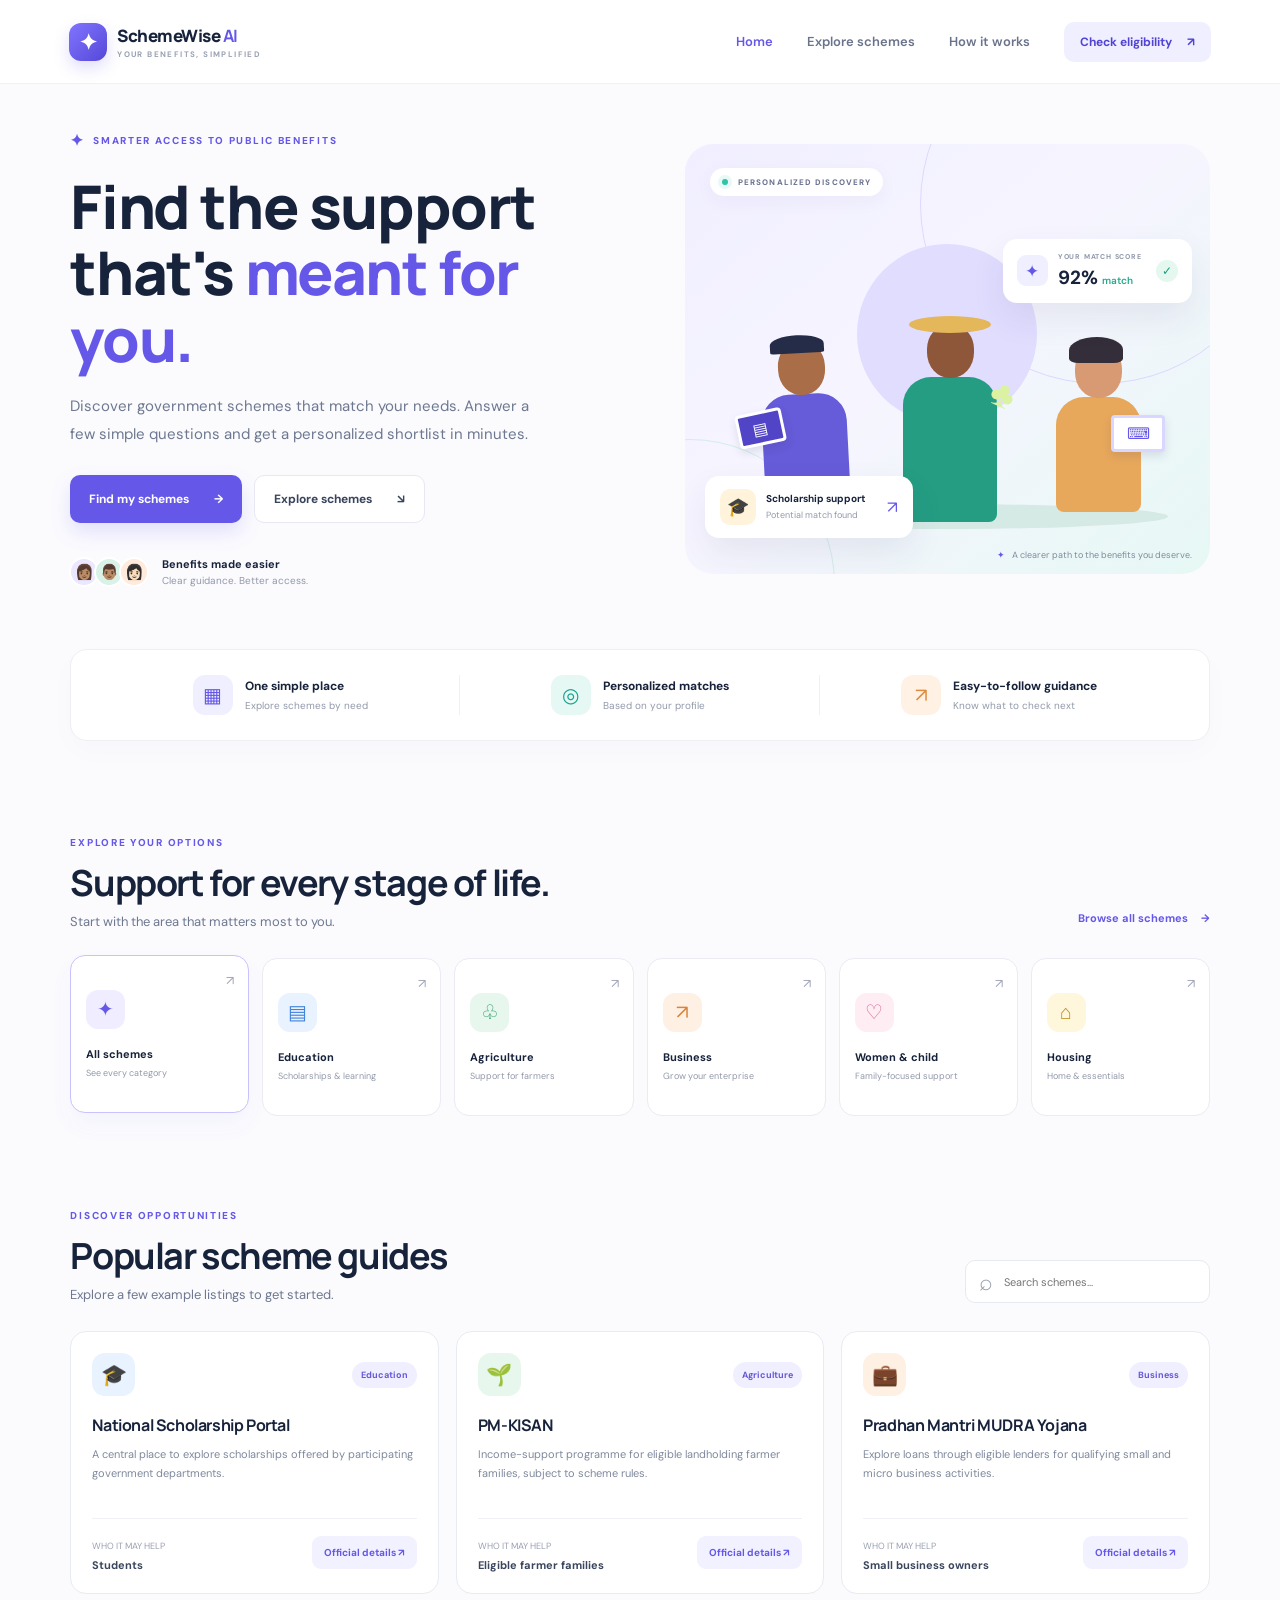
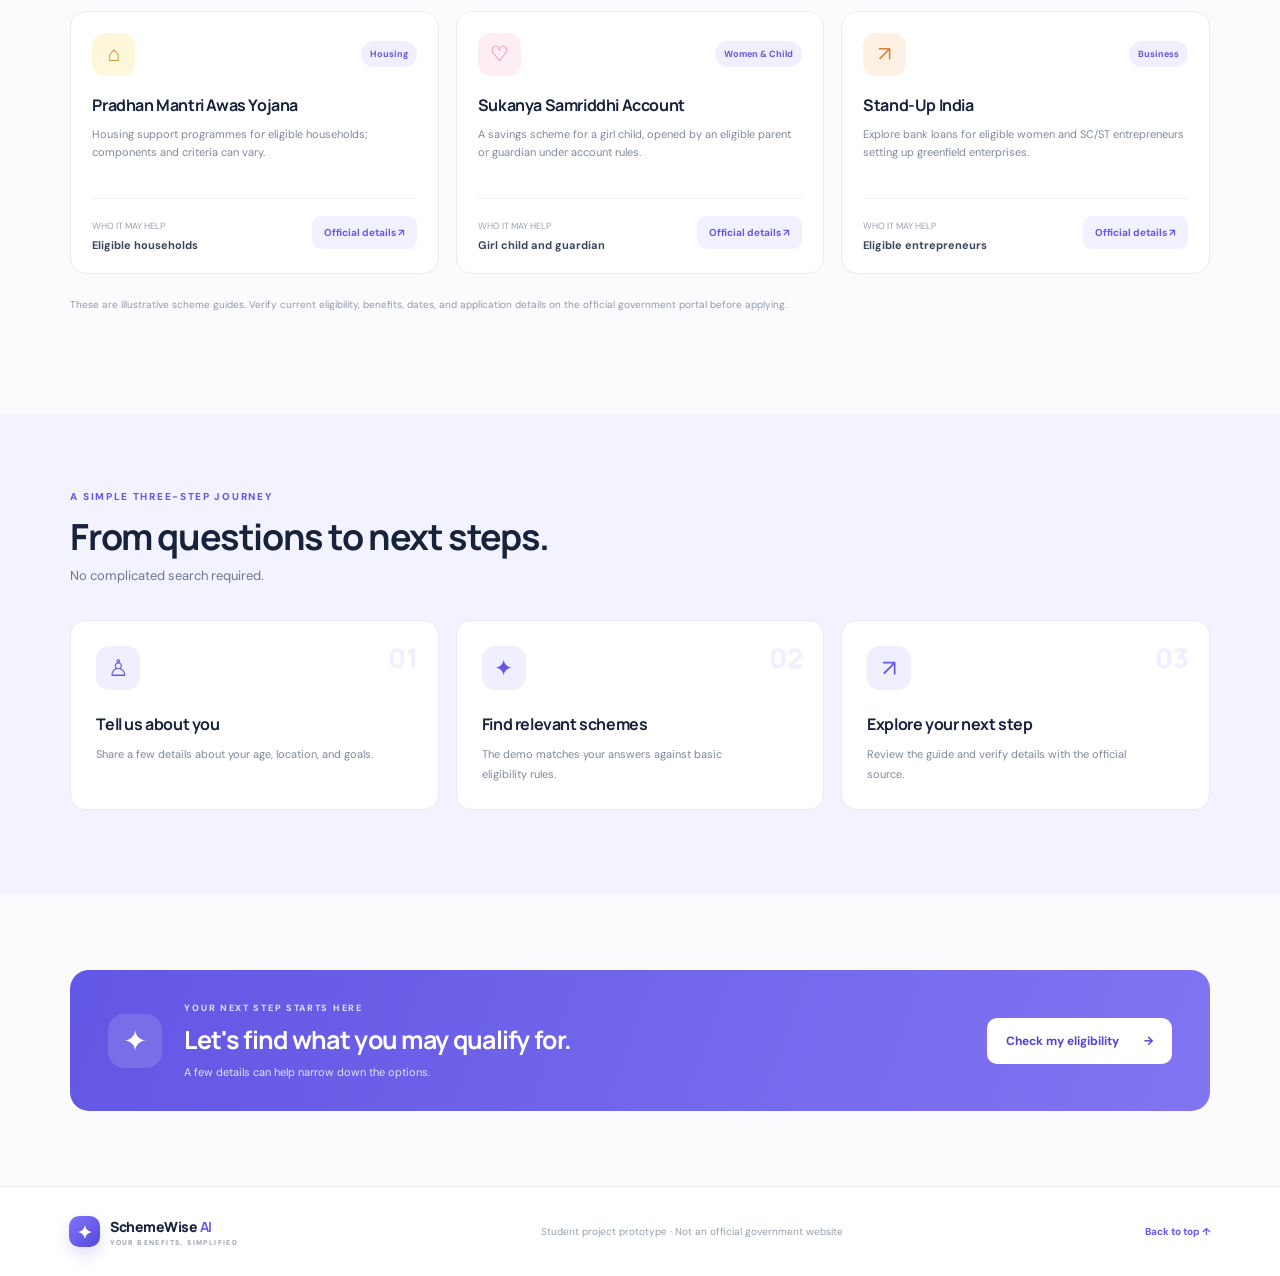
<file: frontend/index.html>
<!DOCTYPE html>
<html lang="en">
<head>
  <meta charset="UTF-8" />
  <meta name="viewport" content="width=device-width, initial-scale=1.0" />
  <title>SchemeWise AI | Government Scheme Finder</title>
  <link rel="preconnect" href="https://fonts.googleapis.com">
  <link rel="preconnect" href="https://fonts.gstatic.com" crossorigin>
  <link href="https://fonts.googleapis.com/css2?family=DM+Sans:wght@400;500;600;700&family=Manrope:wght@400;500;600;700;800&display=swap" rel="stylesheet">
  <link rel="stylesheet" href="style.css" />
</head>
<body>
  <header class="site-header">
    <a class="brand" href="#home" aria-label="SchemeWise AI home">
      <span class="brand-mark">✦</span>
      <span>SchemeWise <b>AI</b><small>YOUR BENEFITS, SIMPLIFIED</small></span>
    </a>
    <button class="menu-toggle" id="menuToggle" aria-label="Toggle navigation">☰</button>
    <nav id="mainNav">
      <a class="nav-link active" href="#home">Home</a>
      <a class="nav-link" href="#explore">Explore schemes</a>
      <a class="nav-link" href="#how-it-works">How it works</a>
      <button class="nav-cta" id="navCheck">Check eligibility <span>↗</span></button>
    </nav>
  </header>

  <main>
    <section class="hero section-wrap" id="home">
      <div class="hero-copy">
        <div class="eyebrow"><span class="sparkle">✦</span> SMARTER ACCESS TO PUBLIC BENEFITS</div>
        <h1>Find the support<br>that's <span>meant for you.</span></h1>
        <p class="hero-description">Discover government schemes that match your needs. Answer a few simple questions and get a personalized shortlist in minutes.</p>
        <div class="hero-actions">
          <button class="button button-primary" id="heroCheck">Find my schemes <span>→</span></button>
          <a class="button button-secondary" href="#explore">Explore schemes <span>↘</span></a>
        </div>
        <div class="trust-row">
          <div class="avatar-stack" aria-hidden="true"><span>👩🏽</span><span>👨🏽</span><span>👩🏻</span></div>
          <div><strong>Benefits made easier</strong><small>Clear guidance. Better access.</small></div>
        </div>
      </div>
      <div class="hero-visual">
        <div class="decor decor-one"></div><div class="decor decor-two"></div>
        <div class="visual-label"><span class="pulse"></span> PERSONALIZED DISCOVERY</div>
        <div class="people-illustration">
          <div class="sun"></div>
          <div class="person person-student"><div class="head"></div><div class="body"></div><div class="book">▤</div></div>
          <div class="person person-farmer"><div class="head"></div><div class="hat"></div><div class="body"></div><div class="plant">♣</div></div>
          <div class="person person-founder"><div class="head"></div><div class="hair"></div><div class="body"></div><div class="laptop">⌨</div></div>
          <div class="ground"></div>
        </div>
        <div class="floating-card match-card"><span class="mini-icon">✦</span><div><small>YOUR MATCH SCORE</small><strong>92% <em>match</em></strong></div><span class="match-check">✓</span></div>
        <div class="floating-card scheme-float"><span class="float-icon">🎓</span><div><strong>Scholarship support</strong><small>Potential match found</small></div><span class="float-arrow">↗</span></div>
        <div class="hero-note"><span>✦</span> A clearer path to the benefits you deserve.</div>
      </div>
    </section>

    <section class="stats section-wrap" aria-label="Platform highlights">
      <div class="stat"><span class="stat-icon">▦</span><div><strong>One simple place</strong><small>Explore schemes by need</small></div></div>
      <div class="stat"><span class="stat-icon teal">◎</span><div><strong>Personalized matches</strong><small>Based on your profile</small></div></div>
      <div class="stat"><span class="stat-icon orange">↗</span><div><strong>Easy-to-follow guidance</strong><small>Know what to check next</small></div></div>
    </section>

    <section class="categories section-wrap" id="explore">
      <div class="section-heading">
        <div><div class="eyebrow">EXPLORE YOUR OPTIONS</div><h2>Support for every stage of life.</h2><p>Start with the area that matters most to you.</p></div>
        <a href="#scheme-list" class="text-link">Browse all schemes <span>→</span></a>
      </div>
      <div class="category-grid" id="categoryGrid">
        <button class="category-card selected" data-category="All"><span class="category-icon purple">✦</span><strong>All schemes</strong><small>See every category</small><span class="card-arrow">↗</span></button>
        <button class="category-card" data-category="Education"><span class="category-icon blue">▤</span><strong>Education</strong><small>Scholarships & learning</small><span class="card-arrow">↗</span></button>
        <button class="category-card" data-category="Agriculture"><span class="category-icon green">♧</span><strong>Agriculture</strong><small>Support for farmers</small><span class="card-arrow">↗</span></button>
        <button class="category-card" data-category="Business"><span class="category-icon orange">↗</span><strong>Business</strong><small>Grow your enterprise</small><span class="card-arrow">↗</span></button>
        <button class="category-card" data-category="Women & Child"><span class="category-icon pink">♡</span><strong>Women & child</strong><small>Family-focused support</small><span class="card-arrow">↗</span></button>
        <button class="category-card" data-category="Housing"><span class="category-icon yellow">⌂</span><strong>Housing</strong><small>Home & essentials</small><span class="card-arrow">↗</span></button>
      </div>
    </section>

    <section class="scheme-section section-wrap" id="scheme-list">
      <div class="section-heading scheme-heading">
        <div><div class="eyebrow">DISCOVER OPPORTUNITIES</div><h2>Popular scheme guides</h2><p>Explore a few example listings to get started.</p></div>
        <label class="search-box"><span>⌕</span><input type="search" id="schemeSearch" placeholder="Search schemes..." aria-label="Search schemes"></label>
      </div>
      <div class="scheme-grid" id="schemeGrid"></div>
      <p class="disclaimer">These are illustrative scheme guides. Verify current eligibility, benefits, dates, and application details on the official government portal before applying.</p>
    </section>

    <section class="how-section" id="how-it-works">
      <div class="section-wrap how-inner">
        <div class="section-heading"><div><div class="eyebrow">A SIMPLE THREE-STEP JOURNEY</div><h2>From questions to next steps.</h2><p>No complicated search required.</p></div></div>
        <div class="steps">
          <article class="step"><span class="step-number">01</span><div class="step-icon">♙</div><h3>Tell us about you</h3><p>Share a few details about your age, location, and goals.</p></article>
          <article class="step"><span class="step-number">02</span><div class="step-icon">✦</div><h3>Find relevant schemes</h3><p>The demo matches your answers against basic eligibility rules.</p></article>
          <article class="step"><span class="step-number">03</span><div class="step-icon">↗</div><h3>Explore your next step</h3><p>Review the guide and verify details with the official source.</p></article>
        </div>
      </div>
    </section>

    <section class="bottom-cta section-wrap">
      <div class="cta-spark">✦</div><div><div class="eyebrow">YOUR NEXT STEP STARTS HERE</div><h2>Let's find what you may qualify for.</h2><p>A few details can help narrow down the options.</p></div>
      <button class="button button-light" id="bottomCheck">Check my eligibility <span>→</span></button>
    </section>
  </main>

  <footer><a class="brand footer-brand" href="#home"><span class="brand-mark">✦</span><span>SchemeWise <b>AI</b><small>YOUR BENEFITS, SIMPLIFIED</small></span></a><p>Student project prototype · Not an official government website</p><a href="#home" class="back-top">Back to top ↑</a></footer>

  <div class="modal-backdrop" id="eligibilityModal" aria-hidden="true">
    <section class="eligibility-modal" role="dialog" aria-modal="true" aria-labelledby="modalTitle">
      <button class="modal-close" id="modalClose" aria-label="Close eligibility checker">×</button>
      <div class="modal-eyebrow">PERSONALIZED SCHEME FINDER</div>
      <h2 id="modalTitle">Let's find your matches.</h2>
      <p class="modal-intro">Tell us a little about your situation. This demo runs in your browser and doesn't send your answers to a server.</p>
      <form id="eligibilityForm">
        <div class="form-grid">
          <label>Age <span>*</span><input type="number" id="age" min="1" max="120" placeholder="e.g. 20" required></label>
          <label>State / UT <span>*</span><select id="state" required><option value="">Choose your state</option><option>Tamil Nadu</option><option>Kerala</option><option>Karnataka</option><option>Andhra Pradesh</option><option>Telangana</option><option>Maharashtra</option><option>Delhi</option><option>Other</option></select></label>
          <label>Annual family income <span>*</span><select id="income" required><option value="">Choose income range</option><option value="100000">Below ₹1 lakh</option><option value="250000">₹1–2.5 lakh</option><option value="500000">₹2.5–5 lakh</option><option value="1000000">Above ₹5 lakh</option></select></label>
          <label>What best describes you? <span>*</span><select id="occupation" required><option value="">Choose one</option><option value="student">Student</option><option value="farmer">Farmer</option><option value="entrepreneur">Entrepreneur / business owner</option><option value="woman">Woman / parent</option><option value="jobseeker">Job seeker</option><option value="other">Other</option></select></label>
          <label class="full-field">What kind of support are you looking for?<select id="need"><option value="All">Any relevant support</option><option value="Education">Education / scholarship</option><option value="Agriculture">Agriculture</option><option value="Business">Business / startup</option><option value="Women & Child">Women & child</option><option value="Housing">Housing</option></select></label>
        </div>
        <label class="consent"><input type="checkbox" id="consent" required> <span>I understand this is an educational demo and matches are not an official eligibility decision.</span></label>
        <button class="button button-primary submit-button" type="submit">Find my matches <span>→</span></button>
      </form>
      <div id="matchResults" class="match-results" hidden></div>
    </section>
  </div>

  <div class="toast" id="toast" role="status"></div>
  <script src="script.js"></script>
</body>
</html>
</file>
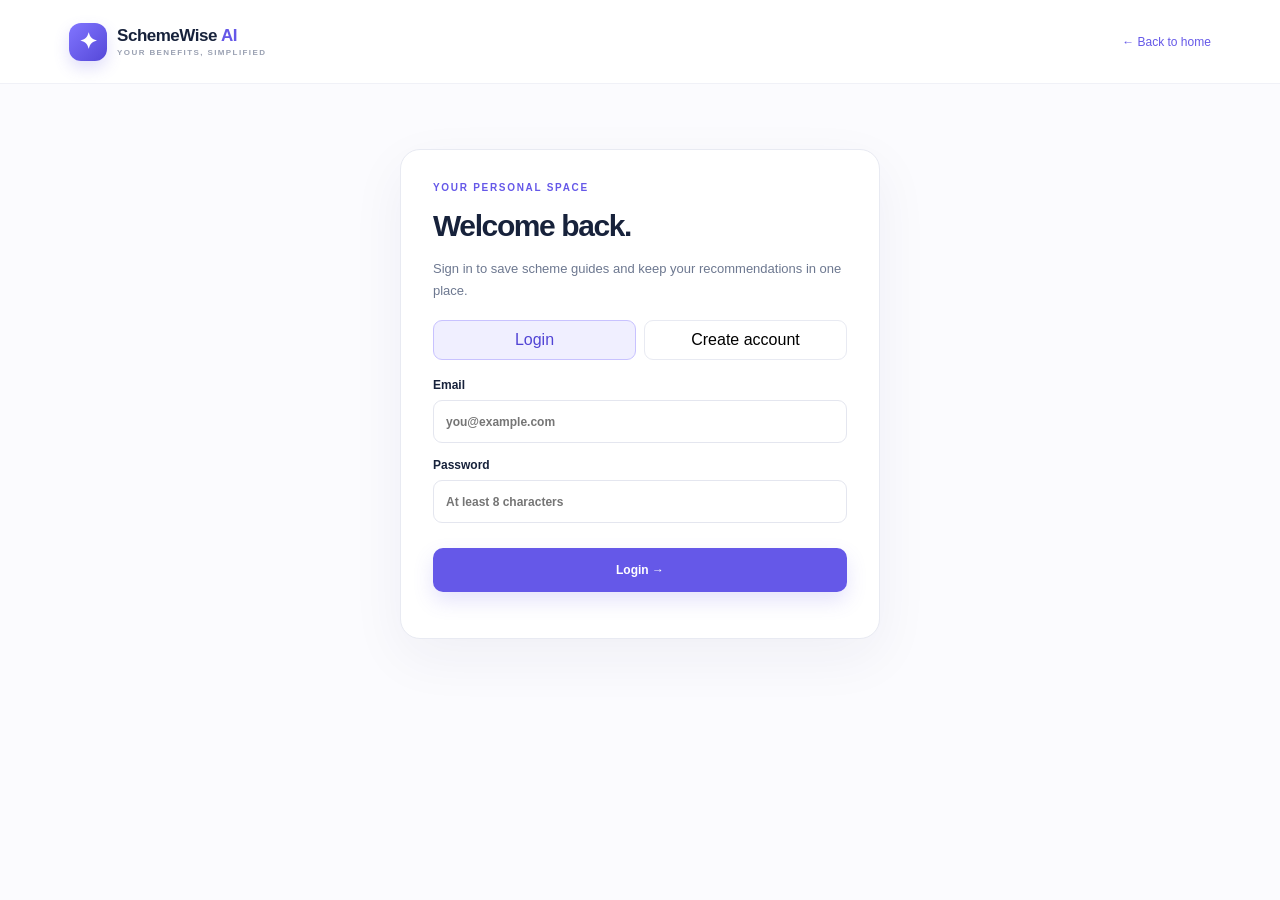
<file: frontend/account.html>
<!DOCTYPE html>
<html lang="en"><head><meta charset="UTF-8"><meta name="viewport" content="width=device-width,initial-scale=1"><title>Account | SchemeWise AI</title><link rel="stylesheet" href="style.css"><style>
.account-wrap{width:min(480px,90%);margin:65px auto;background:#fff;border:1px solid #e8eaf2;border-radius:20px;padding:32px;box-shadow:0 18px 55px #272b5c0e}.account-wrap h1{font-size:30px;margin:16px 0}.account-wrap p{font-size:13px;color:#6d7890;line-height:1.7}.account-wrap label{display:block;font-size:12px;font-weight:700;margin:15px 0}.account-wrap input,.account-wrap select{display:block;width:100%;margin-top:8px;border:1px solid #e4e6ef;border-radius:9px;height:43px;padding:0 12px}.account-wrap .button{width:100%;margin-top:10px}.switcher{display:flex;gap:8px;margin:18px 0}.switcher button{flex:1;padding:10px;border:1px solid #e8eaf2;border-radius:9px;background:#fff}.switcher button.active{background:#f0efff;color:#5144d5;border-color:#c8c2ff}.message{font-size:12px!important;margin-top:14px}.small-link{font-size:12px;color:#6558e8}
</style></head><body>
<header class="site-header"><a class="brand" href="index.html"><span class="brand-mark">✦</span><span>SchemeWise <b>AI</b><small>YOUR BENEFITS, SIMPLIFIED</small></span></a><a class="small-link" href="index.html">← Back to home</a></header>
<main class="account-wrap"><div class="eyebrow">YOUR PERSONAL SPACE</div><h1 id="heading">Welcome back.</h1><p>Sign in to save scheme guides and keep your recommendations in one place.</p>
<div class="switcher"><button id="loginTab" class="active" type="button">Login</button><button id="registerTab" type="button">Create account</button></div>
<form id="accountForm"><div id="nameField" hidden><label>Full name<input id="fullName" autocomplete="name"></label></div>
<label>Email<input id="email" type="email" required autocomplete="email" placeholder="you@example.com"></label>
<label>Password<input id="password" type="password" required minlength="8" autocomplete="current-password" placeholder="At least 8 characters"></label>
<button class="button button-primary" type="submit" id="submitBtn">Login →</button></form><p class="message" id="message" role="status"></p></main>
<script src="api.js"></script><script>
let mode="login";const $=id=>document.getElementById(id);
function setMode(next){mode=next;$("loginTab").classList.toggle("active",mode==="login");$("registerTab").classList.toggle("active",mode==="register");$("nameField").hidden=mode!=="register";$("fullName").required=mode==="register";$("heading").textContent=mode==="login"?"Welcome back.":"Create your account."; $("submitBtn").textContent=mode==="login"?"Login →":"Create account →";$("message").textContent="";}
$("loginTab").onclick=()=>setMode("login");$("registerTab").onclick=()=>setMode("register");
$("accountForm").onsubmit=async e=>{e.preventDefault();$("submitBtn").disabled=true;$("message").textContent="Please wait…";try{const data=mode==="login"?await SchemeAPI.login({email:$("email").value,password:$("password").value}):await SchemeAPI.register({name:$("fullName").value,email:$("email").value,password:$("password").value});localStorage.setItem("schemeToken",data.token);localStorage.setItem("schemeUser",JSON.stringify(data.user));$("message").textContent="Success! You are signed in.";setTimeout(()=>location.href="index.html",650);}catch(err){$("message").textContent=err.message+" — make sure the backend is running.";}finally{$("submitBtn").disabled=false;}};
</script></body></html>
</file>
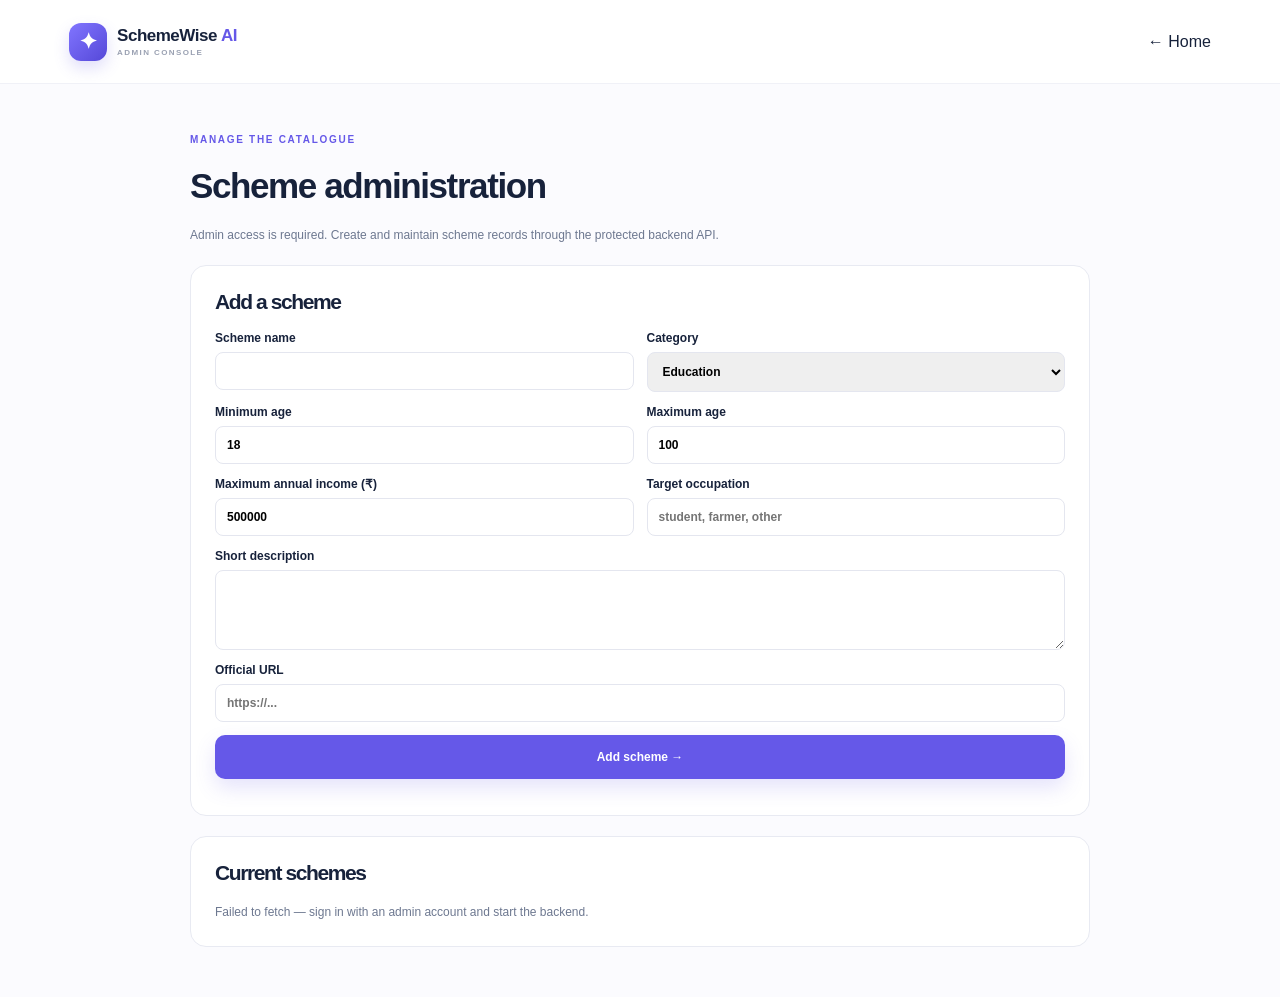
<file: frontend/admin.html>
<!DOCTYPE html>
<html lang="en"><head><meta charset="UTF-8"><meta name="viewport" content="width=device-width,initial-scale=1"><title>Admin | SchemeWise AI</title><link rel="stylesheet" href="style.css"><style>
.admin-wrap{width:min(900px,90%);margin:50px auto}.admin-wrap h1{font-size:35px}.admin-panel{background:#fff;border:1px solid #e8eaf2;border-radius:16px;padding:24px;margin:20px 0}.admin-form{display:grid;grid-template-columns:1fr 1fr;gap:13px}.admin-form label{font-size:12px;font-weight:700}.admin-form input,.admin-form select,.admin-form textarea{display:block;width:100%;margin-top:7px;border:1px solid #e4e6ef;border-radius:8px;padding:11px;font:inherit;font-size:12px}.admin-form .wide{grid-column:1/-1}.admin-form textarea{min-height:80px}.status{font-size:12px;color:#6d7890;line-height:1.6}.scheme-row{padding:12px 0;border-bottom:1px solid #eee;display:flex;justify-content:space-between;gap:12px;font-size:12px}.danger{border:0;border-radius:8px;padding:8px 10px;background:#fff0f0;color:#b93838;font-size:11px}@media(max-width:600px){.admin-form{grid-template-columns:1fr}.admin-form .wide{grid-column:auto}}
</style></head><body><header class="site-header"><a class="brand" href="index.html"><span class="brand-mark">✦</span><span>SchemeWise <b>AI</b><small>ADMIN CONSOLE</small></span></a><a class="small-link" href="index.html">← Home</a></header>
<main class="admin-wrap"><div class="eyebrow">MANAGE THE CATALOGUE</div><h1>Scheme administration</h1><p class="status">Admin access is required. Create and maintain scheme records through the protected backend API.</p>
<section class="admin-panel"><h2 style="font-size:21px">Add a scheme</h2><form id="schemeForm" class="admin-form">
<label>Scheme name<input id="name" required></label><label>Category<select id="category"><option>Education</option><option>Agriculture</option><option>Business</option><option>Women & Child</option><option>Housing</option><option>Healthcare</option><option>Employment</option><option>Other</option></select></label>
<label>Minimum age<input id="minAge" type="number" min="0" value="18" required></label><label>Maximum age<input id="maxAge" type="number" min="1" value="100" required></label>
<label>Maximum annual income (₹)<input id="maxIncome" type="number" min="0" value="500000" required></label><label>Target occupation<input id="occupation" placeholder="student, farmer, other"></label>
<label class="wide">Short description<textarea id="description" required></textarea></label><label class="wide">Official URL<input id="officialUrl" type="url" placeholder="https://..." required></label>
<button class="button button-primary wide" type="submit">Add scheme →</button></form><p id="status" class="status" role="status"></p></section>
<section class="admin-panel"><h2 style="font-size:21px">Current schemes</h2><div id="schemeList" class="status">Loading schemes…</div></section></main>
<script src="api.js"></script><script>
const $=id=>document.getElementById(id);async function load(){try{const list=await SchemeAPI.schemes();$("schemeList").innerHTML=list.map(s=>`<div class="scheme-row"><span><strong>${escapeHtml(s.name)}</strong><br>${escapeHtml(s.category||"Other")}</span><button class="danger" data-delete="${s.id}">Delete</button></div>`).join("")||"No schemes yet.";}catch(e){$("schemeList").textContent=e.message+" — sign in with an admin account and start the backend."}}
function escapeHtml(s){return String(s||"").replace(/[&<>"']/g,c=>({"&":"&amp;","<":"&lt;",">":"&gt;",'"':"&quot;","'":"&#39;"}[c]));}
$("schemeForm").onsubmit=async e=>{e.preventDefault();try{await SchemeAPI.adminCreateScheme({name:$("name").value,category:$("category").value,minAge:+$("minAge").value,maxAge:+$("maxAge").value,maxAnnualIncome:+$("maxIncome").value,occupation:$("occupation").value,description:$("description").value,officialUrl:$("officialUrl").value});$("status").textContent="Scheme added.";e.target.reset();load();}catch(err){$("status").textContent=err.message;}};
$("schemeList").addEventListener("click",async e=>{const b=e.target.closest("[data-delete]");if(!b)return;if(!confirm("Delete this scheme?"))return;try{await SchemeAPI.adminDeleteScheme(+b.dataset.delete);load();}catch(err){$("status").textContent=err.message;}});
load();
</script></body></html>
</file>
<file: frontend/style.css>
:root {
  --ink: #17223b; --muted: #6d7890; --purple: #6558e8; --purple-dark: #5144d5;
  --teal: #19a99b; --line: #e8eaf2; --bg: #fbfbfe; --white: #fff;
  --shadow: 0 18px 55px rgba(39, 43, 90, .09);
}
* { box-sizing: border-box; }
html { scroll-behavior: smooth; scroll-padding-top: 90px; }
body { margin: 0; background: var(--bg); color: var(--ink); font-family: "DM Sans", sans-serif; }
button, input, select { font: inherit; }
button, a { -webkit-tap-highlight-color: transparent; }
a { color: inherit; text-decoration: none; }
button { cursor: pointer; }
.site-header { height: 84px; padding: 0 max(5.4vw, 24px); display: flex; align-items: center; justify-content: space-between; background: rgba(255,255,255,.92); border-bottom: 1px solid #f0f1f7; position: sticky; top: 0; z-index: 20; backdrop-filter: blur(14px); }
.brand { display: flex; align-items: center; gap: 10px; font-family: Manrope, sans-serif; font-size: 17px; font-weight: 800; letter-spacing: -.5px; }
.brand b { color: var(--purple); }
.brand small { display: block; color: #9aa1b2; font-family: "DM Sans", sans-serif; font-size: 8px; font-weight: 700; letter-spacing: 1.4px; margin-top: 2px; }
.brand-mark { width: 38px; height: 38px; border-radius: 12px; display: grid; place-items: center; color: white; font-size: 22px; background: linear-gradient(135deg, #8175ff, #5548d8); box-shadow: 0 7px 16px #6558e833; }
nav { display: flex; align-items: center; gap: 34px; font-size: 13px; font-weight: 600; color: #69738b; }
.nav-link { padding: 8px 0; transition: color .2s; }.nav-link:hover,.nav-link.active { color: var(--purple); }
.nav-cta { border: 0; background: #f0efff; color: var(--purple-dark); border-radius: 10px; padding: 12px 16px; font-weight: 700; font-size: 12px; }.nav-cta span { margin-left: 12px; }
.menu-toggle { display: none; border: 0; background: transparent; font-size: 25px; color: var(--ink); }
.section-wrap { width: min(1160px, 89%); margin: 0 auto; }
.hero { display: grid; grid-template-columns: 1fr .92fr; gap: 44px; align-items: center; min-height: 565px; padding-top: 44px; padding-bottom: 60px; }
.eyebrow { font-size: 10px; letter-spacing: 1.7px; font-weight: 800; color: var(--purple); display: flex; align-items: center; gap: 8px; }
.sparkle { font-size: 16px; }
h1,h2,h3,p { margin-top: 0; }
h1,h2,h3 { font-family: Manrope, sans-serif; letter-spacing: -1.4px; }
h1 { font-size: clamp(40px, 4.7vw, 61px); line-height: 1.11; margin: 22px 0 20px; font-weight: 800; }
h1 span { color: var(--purple); position: relative; }
h1 span:after { content: ""; position: absolute; height: 8px; bottom: -6px; left: 2px; right: 0; background: #dcd8ff; border-radius: 50%; transform: rotate(-1deg); z-index: -1; }
.hero-description { max-width: 465px; color: var(--muted); font-size: 15px; line-height: 1.85; margin-bottom: 27px; }
.hero-actions { display: flex; flex-wrap: wrap; gap: 12px; }
.button { border: 0; border-radius: 10px; padding: 15px 19px; font-size: 12px; font-weight: 700; display: inline-flex; align-items: center; justify-content: center; gap: 25px; transition: transform .2s, box-shadow .2s, background .2s; }
.button:hover { transform: translateY(-2px); }
.button-primary { background: var(--purple); color: white; box-shadow: 0 9px 20px #6558e82b; }.button-primary:hover { background: var(--purple-dark); box-shadow: 0 12px 24px #6558e840; }
.button-secondary { color: #39445d; background: white; border: 1px solid #e7e8f1; }
.trust-row { display: flex; align-items: center; gap: 13px; margin-top: 34px; }.avatar-stack { display: flex; padding-left: 4px; }.avatar-stack span { display: grid; place-items: center; width: 30px; height: 30px; border-radius: 50%; border: 2px solid white; background: #eae7ff; margin-left: -5px; font-size: 15px; }.avatar-stack span:nth-child(2) { background: #d9f2e8; }.avatar-stack span:nth-child(3) { background: #ffeadc; }
.trust-row strong,.trust-row small { display: block; }.trust-row strong { font-size: 11px; }.trust-row small { font-size: 10px; color: #9098a9; margin-top: 3px; }
.hero-visual { height: 430px; position: relative; border-radius: 28px; background: linear-gradient(140deg,#f1efff 0%,#f6f5ff 48%,#e6f8f4 100%); overflow: hidden; }
.decor { position: absolute; border: 1px solid #dcd8ff; border-radius: 50%; }.decor-one { width: 360px; height: 360px; right: -70px; top: -120px; }.decor-two { width: 290px; height: 290px; left: -140px; bottom: -155px; border-color: #d2eee7; }
.visual-label { position: absolute; top: 24px; left: 25px; z-index: 2; background: white; border-radius: 20px; padding: 9px 12px; font-size: 8px; letter-spacing: 1.1px; font-weight: 800; color: #6b7390; box-shadow: 0 5px 20px #38356d0b; }.pulse { display: inline-block; width: 6px; height: 6px; background: #2dc4a7; border-radius: 50%; margin-right: 7px; box-shadow: 0 0 0 4px #2dc4a71c; }
.people-illustration { position: absolute; left: 8%; right: 8%; bottom: 45px; height: 285px; }.sun { position: absolute; width: 180px; height: 180px; border-radius: 50%; background: #e0ddff; top: 0; left: 50%; transform: translateX(-50%); }.ground { position: absolute; height: 25px; left: 0; right: 0; bottom: 0; background: #d5eae5; border-radius: 50%; }
.person { position: absolute; bottom: 18px; z-index: 2; }.person .head { width: 47px; height: 53px; border-radius: 45% 45% 48% 48%; position: relative; z-index: 2; margin: auto; }.person .body { width: 85px; height: 115px; border-radius: 28px 28px 8px 8px; margin-top: -1px; position: relative; }.person-student { left: 8%; bottom: 20px; transform: rotate(-3deg); }.person-student .head { background: #a96e48; }.person-student .body { background: #665bd8; }.person-student:before { content:""; position:absolute; width:54px;height:18px;top:-7px;left:12px;background:#252c47;border-radius:70% 70% 10% 10%;z-index:3; }.person-farmer { left: 40%; bottom: 7px; }.person-farmer .head { background:#8e573a; }.person-farmer .body { width:94px; height:145px; background:#249d83; }.person-farmer .hat { position:absolute; width:82px;height:17px;left:6px;top:-9px;border-radius:50%;background:#e5b75b;z-index:4; }.person-founder { right: 6%; bottom: 17px; }.person-founder .head { background:#d89a73; }.person-founder .body { background:#e8a85c; }.person-founder .hair { position:absolute;top:-8px;left:13px;width:54px;height:26px;background:#342e3b;border-radius:60% 55% 20% 20%;z-index:3; }.book,.laptop { position:absolute; z-index:4; color:#fff; background:#5144c7; border:3px solid #fff; box-shadow:0 4px 10px #27305b20; display:grid;place-items:center; }.book { width:47px;height:34px;left:-25px;top:67px;border-radius:4px;transform:rotate(-9deg); }.laptop { width:54px;height:37px;right:-24px;top:70px;border-radius:4px;background:#fff;color:#6558e8;border-color:#d9d6ff; }
.plant { position:absolute;right:-18px;top:45px;color:#dbf2a2;font-size:37px;transform:rotate(25deg); }
.floating-card { position:absolute; z-index:5; background:#fff; border:1px solid #ffffffbd; border-radius:14px; box-shadow:0 15px 35px #36315b15; display:flex; align-items:center; }.match-card { top:95px; right:18px; padding:12px 13px; gap:10px; }.mini-icon { width:31px;height:31px;display:grid;place-items:center;border-radius:9px;background:#f0efff;color:var(--purple);font-size:17px; }.match-card small,.match-card strong { display:block; }.match-card small { color:#939aae;font-size:7px;letter-spacing:.8px;font-weight:800; }.match-card strong { margin-top:4px;font-size:19px; }.match-card em { color:#23aa8c;font-size:10px;font-style:normal;font-weight:600; }.match-check { display:grid;place-items:center;width:22px;height:22px;border-radius:50%;background:#e4f8f0;color:#1b9b7e;font-size:12px;margin-left:4px; }
.scheme-float { bottom:36px;left:20px;padding:12px 14px;gap:10px; }.float-icon { width:36px;height:36px;border-radius:10px;display:grid;place-items:center;background:#fff3dc;font-size:18px; }.scheme-float strong,.scheme-float small { display:block; }.scheme-float strong { font-size:10px; }.scheme-float small { font-size:9px;color:#9199ab;margin-top:4px; }.float-arrow { margin-left:12px;color:var(--purple);font-size:17px; }.hero-note { position:absolute;bottom:13px;right:18px;font-size:9px;color:#7f8b9b; }.hero-note span { color:var(--purple);margin-right:5px; }
.stats { display:grid;grid-template-columns:repeat(3,1fr);padding:25px 30px;background:white;border:1px solid #eeeff5;border-radius:17px;box-shadow:0 10px 30px #24295c05;margin-bottom:95px; }.stat { display:flex;align-items:center;justify-content:center;gap:12px;border-right:1px solid #eff0f6; }.stat:last-child { border:0; }.stat-icon { display:grid;place-items:center;width:40px;height:40px;border-radius:12px;background:#f0efff;color:var(--purple);font-size:20px; }.stat-icon.teal { background:#e6f8f3;color:#16a18c; }.stat-icon.orange { background:#fff2e5;color:#df8b3b; }.stat strong,.stat small { display:block; }.stat strong { font-size:12px; }.stat small { font-size:10px;color:#9299aa;margin-top:5px; }
.categories { padding-bottom:93px; }.section-heading { display:flex;justify-content:space-between;align-items:flex-end;gap:25px;margin-bottom:28px; }.section-heading h2 { font-size:clamp(27px,3vw,36px);margin:12px 0 9px;line-height:1.2; }.section-heading p { font-size:13px;color:var(--muted);margin-bottom:0; }.text-link { color:var(--purple);font-weight:700;font-size:11px;padding-bottom:5px;white-space:nowrap; }.text-link span { margin-left:10px; }
.category-grid { display:grid;grid-template-columns:repeat(6,1fr);gap:13px; }.category-card { min-height:158px;text-align:left;position:relative;padding:19px 15px;border:1px solid #eaebf3;border-radius:15px;background:white;color:var(--ink);transition:transform .2s,border .2s,box-shadow .2s; }.category-card:hover,.category-card.selected { transform:translateY(-3px);border-color:#c8c2ff;box-shadow:0 12px 25px #5144d50b; }.category-icon { display:grid;place-items:center;width:39px;height:39px;border-radius:12px;margin-bottom:18px;font-size:20px; }.purple { background:#efedff;color:#6658e8; }.blue { background:#e9f2ff;color:#4283dc; }.green { background:#e7f7ed;color:#2b9b68; }.orange { background:#fff0e4;color:#d98437; }.pink { background:#ffedf4;color:#d95e94; }.yellow { background:#fff7db;color:#bc8e20; }.category-card strong,.category-card small { display:block; }.category-card strong { font-size:11px; }.category-card small { color:#9299aa;font-size:9px;margin-top:6px; }.card-arrow { position:absolute;right:14px;top:16px;color:#a1a6b5;font-size:13px; }
.scheme-section { padding-bottom:92px; }.scheme-heading { align-items:flex-end; }.search-box { display:flex;align-items:center;gap:9px;background:white;border:1px solid #e7e9f1;border-radius:10px;padding:0 13px;width:245px;height:43px;color:#969daf; }.search-box span { font-size:23px; }.search-box input { width:100%;border:0;outline:0;background:transparent;color:var(--ink);font-size:11px; }.scheme-grid { display:grid;grid-template-columns:repeat(3,1fr);gap:17px; }.scheme-card { border:1px solid #e9ebf3;background:white;border-radius:16px;padding:21px;transition:transform .2s,box-shadow .2s; }.scheme-card:hover { transform:translateY(-4px);box-shadow:var(--shadow); }.scheme-top { display:flex;justify-content:space-between;align-items:center;margin-bottom:19px; }.scheme-icon { display:grid;place-items:center;width:43px;height:43px;border-radius:13px;font-size:21px; }.scheme-tag { font-size:9px;font-weight:700;color:#6558d8;background:#f0efff;padding:7px 9px;border-radius:20px; }.scheme-card h3 { font-size:16px;letter-spacing:-.4px;line-height:1.35;margin-bottom:8px; }.scheme-card p { color:#7f899d;font-size:11px;line-height:1.7;min-height:56px;margin-bottom:17px; }.scheme-meta { border-top:1px solid #f0f1f6;padding-top:14px;display:flex;align-items:center;justify-content:space-between;gap:10px; }.scheme-meta small { color:#9aa1b0;font-size:9px; }.scheme-meta strong { display:block;color:#3a465e;font-size:11px;margin-top:4px; }.details-btn { border:0;background:#f2f1ff;color:var(--purple);padding:10px 12px;border-radius:9px;font-size:10px;font-weight:700;white-space:nowrap; }.details-btn:hover { background:#e5e2ff; }.disclaimer { font-size:10px;color:#9199aa;line-height:1.7;margin-top:22px;max-width:900px; }
.how-section { background:#f3f2ff;padding:75px 0 85px; }.how-inner .section-heading { margin-bottom:36px; }.steps { display:grid;grid-template-columns:repeat(3,1fr);gap:17px; }.step { background:white;border:1px solid #e9e7fb;border-radius:15px;padding:25px;position:relative;overflow:hidden; }.step-number { position:absolute;right:20px;top:18px;font-family:Manrope,sans-serif;font-weight:800;font-size:27px;color:#f0efff; }.step-icon { width:44px;height:44px;border-radius:13px;display:grid;place-items:center;background:#f0efff;color:var(--purple);font-size:23px;margin-bottom:23px; }.step h3 { font-size:16px;letter-spacing:-.4px;margin-bottom:10px; }.step p { color:#7e889d;font-size:11px;line-height:1.8;margin-bottom:0;max-width:280px; }
.bottom-cta { display:flex;align-items:center;gap:22px;background:linear-gradient(110deg,#6256e4,#8175f2);border-radius:19px;padding:32px 38px;margin-top:75px;margin-bottom:75px;color:white; }.cta-spark { display:grid;place-items:center;flex-shrink:0;width:54px;height:54px;border-radius:16px;background:#ffffff21;font-size:29px; }.bottom-cta .eyebrow { color:#e0dcff;font-size:9px; }.bottom-cta h2 { font-size:25px;letter-spacing:-.7px;margin:8px 0; }.bottom-cta p { color:#e4e1ff;font-size:11px;margin-bottom:0; }.button-light { background:white;color:#5144d5;margin-left:auto;white-space:nowrap; }
footer { min-height:90px;border-top:1px solid #ebedf4;background:white;padding:22px max(5.4vw,24px);display:flex;align-items:center;justify-content:space-between;gap:20px; }.footer-brand { font-size:14px; }.footer-brand .brand-mark { width:31px;height:31px;border-radius:10px;font-size:18px; }.footer-brand small { font-size:7px; }footer p, .back-top { color:#969daf;font-size:10px;margin:0; }.back-top { color:var(--purple);font-weight:700; }
.modal-backdrop { display:none;position:fixed;inset:0;z-index:50;background:#171b36a6;backdrop-filter:blur(5px);padding:24px;overflow-y:auto;align-items:center;justify-content:center; }.modal-backdrop.open { display:flex; }.eligibility-modal { width:min(610px,100%);background:white;border-radius:22px;padding:32px;position:relative;box-shadow:0 30px 100px #15132c55;max-height:calc(100vh - 48px);overflow-y:auto; }.modal-close { position:absolute;right:22px;top:19px;border:0;background:#f4f4fa;color:#6c7387;width:33px;height:33px;border-radius:50%;font-size:24px;line-height:1; }.modal-eyebrow { color:var(--purple);font-size:9px;letter-spacing:1.5px;font-weight:800; }.eligibility-modal h2 { font-size:29px;margin:11px 0 8px; }.modal-intro { color:#7e879a;font-size:12px;line-height:1.7;max-width:480px;margin-bottom:23px; }.form-grid { display:grid;grid-template-columns:1fr 1fr;gap:16px; }.form-grid label { display:flex;flex-direction:column;gap:8px;font-size:11px;font-weight:700;color:#39435a; }.form-grid label span { color:#e26878;display:inline; }.form-grid input,.form-grid select { width:100%;height:43px;border:1px solid #e4e6ef;border-radius:9px;padding:0 11px;background:white;color:#5e6880;font-size:11px;outline:0; }.form-grid input:focus,.form-grid select:focus { border-color:#a59dff;box-shadow:0 0 0 3px #6558e815; }.full-field { grid-column:1/-1; }.consent { display:flex;align-items:flex-start;gap:9px;color:#7e8799;font-size:10px;line-height:1.6;margin:19px 0; }.consent input { accent-color:var(--purple);margin-top:2px; }.submit-button { width:100%; }.match-results { border-top:1px solid var(--line);margin-top:24px;padding-top:21px; }.match-results h3 { font-size:18px;letter-spacing:-.5px;margin-bottom:8px; }.match-results>p { font-size:11px;line-height:1.7;color:var(--muted); }.result-item { display:flex;justify-content:space-between;align-items:center;gap:12px;padding:13px 0;border-bottom:1px solid #f0f1f6; }.result-item strong,.result-item small { display:block; }.result-item strong { font-size:11px; }.result-item small { font-size:10px;color:#8992a5;margin-top:5px; }.result-score { flex-shrink:0;color:#1c9a7c;background:#e7f8f1;border-radius:9px;padding:7px 9px;font-size:10px;font-weight:800; }.no-results { padding:16px;background:#f8f7ff;border-radius:10px;color:#6e7590;font-size:11px;line-height:1.7; }.toast { position:fixed;bottom:22px;left:50%;transform:translate(-50%,20px);opacity:0;pointer-events:none;background:#202744;color:white;padding:12px 18px;border-radius:10px;font-size:11px;box-shadow:var(--shadow);transition:.25s;z-index:80; }.toast.show { opacity:1;transform:translate(-50%,0); }
@media (max-width: 1000px) { nav { gap:18px; }.hero { gap:25px; }.hero-visual { height:390px; }.category-grid { grid-template-columns:repeat(3,1fr); }.category-card { min-height:140px; }.scheme-grid { grid-template-columns:repeat(2,1fr); } }
@media (max-width: 700px) { .site-header { height:72px; }.menu-toggle { display:block; }.site-header nav { display:none;position:absolute;left:0;right:0;top:71px;padding:18px 6%;background:white;border-bottom:1px solid var(--line);flex-direction:column;align-items:stretch;gap:9px; }.site-header nav.open { display:flex; }.nav-link { padding:10px 0; }.nav-cta { text-align:left; }.hero { grid-template-columns:1fr;padding-top:45px;gap:35px; }.hero-copy { max-width:600px; }.hero-visual { height:365px; }.people-illustration { transform:scale(.9);transform-origin:bottom center;left:3%;right:3%; }.match-card { right:10px; }.stats { grid-template-columns:1fr;gap:17px;padding:22px;margin-bottom:68px; }.stat { justify-content:flex-start;border-right:0;border-bottom:1px solid #eff0f6;padding-bottom:15px; }.stat:last-child { padding-bottom:0; }.categories { padding-bottom:65px; }.section-heading { align-items:flex-start;flex-direction:column;gap:18px; }.category-grid { grid-template-columns:repeat(2,1fr);gap:10px; }.category-card { padding:15px 12px; }.scheme-grid { grid-template-columns:1fr; }.search-box { width:100%; }.scheme-section { padding-bottom:65px; }.how-section { padding:60px 0; }.steps { grid-template-columns:1fr; }.step { padding:22px; }.bottom-cta { flex-wrap:wrap;padding:26px;margin-top:50px;margin-bottom:50px;gap:15px; }.bottom-cta h2 { font-size:22px; }.button-light { margin-left:0;width:100%; }.cta-spark { width:45px;height:45px; }footer { flex-wrap:wrap;justify-content:flex-start; }footer p { order:3;width:100%; }.back-top { margin-left:auto; }.eligibility-modal { padding:27px 20px;border-radius:17px; }.form-grid { grid-template-columns:1fr; }.full-field { grid-column:auto; }.eligibility-modal h2 { font-size:25px; } }
@media (prefers-reduced-motion: reduce) { html { scroll-behavior:auto; } *,*:before,*:after { transition:none!important; } }
</file>
